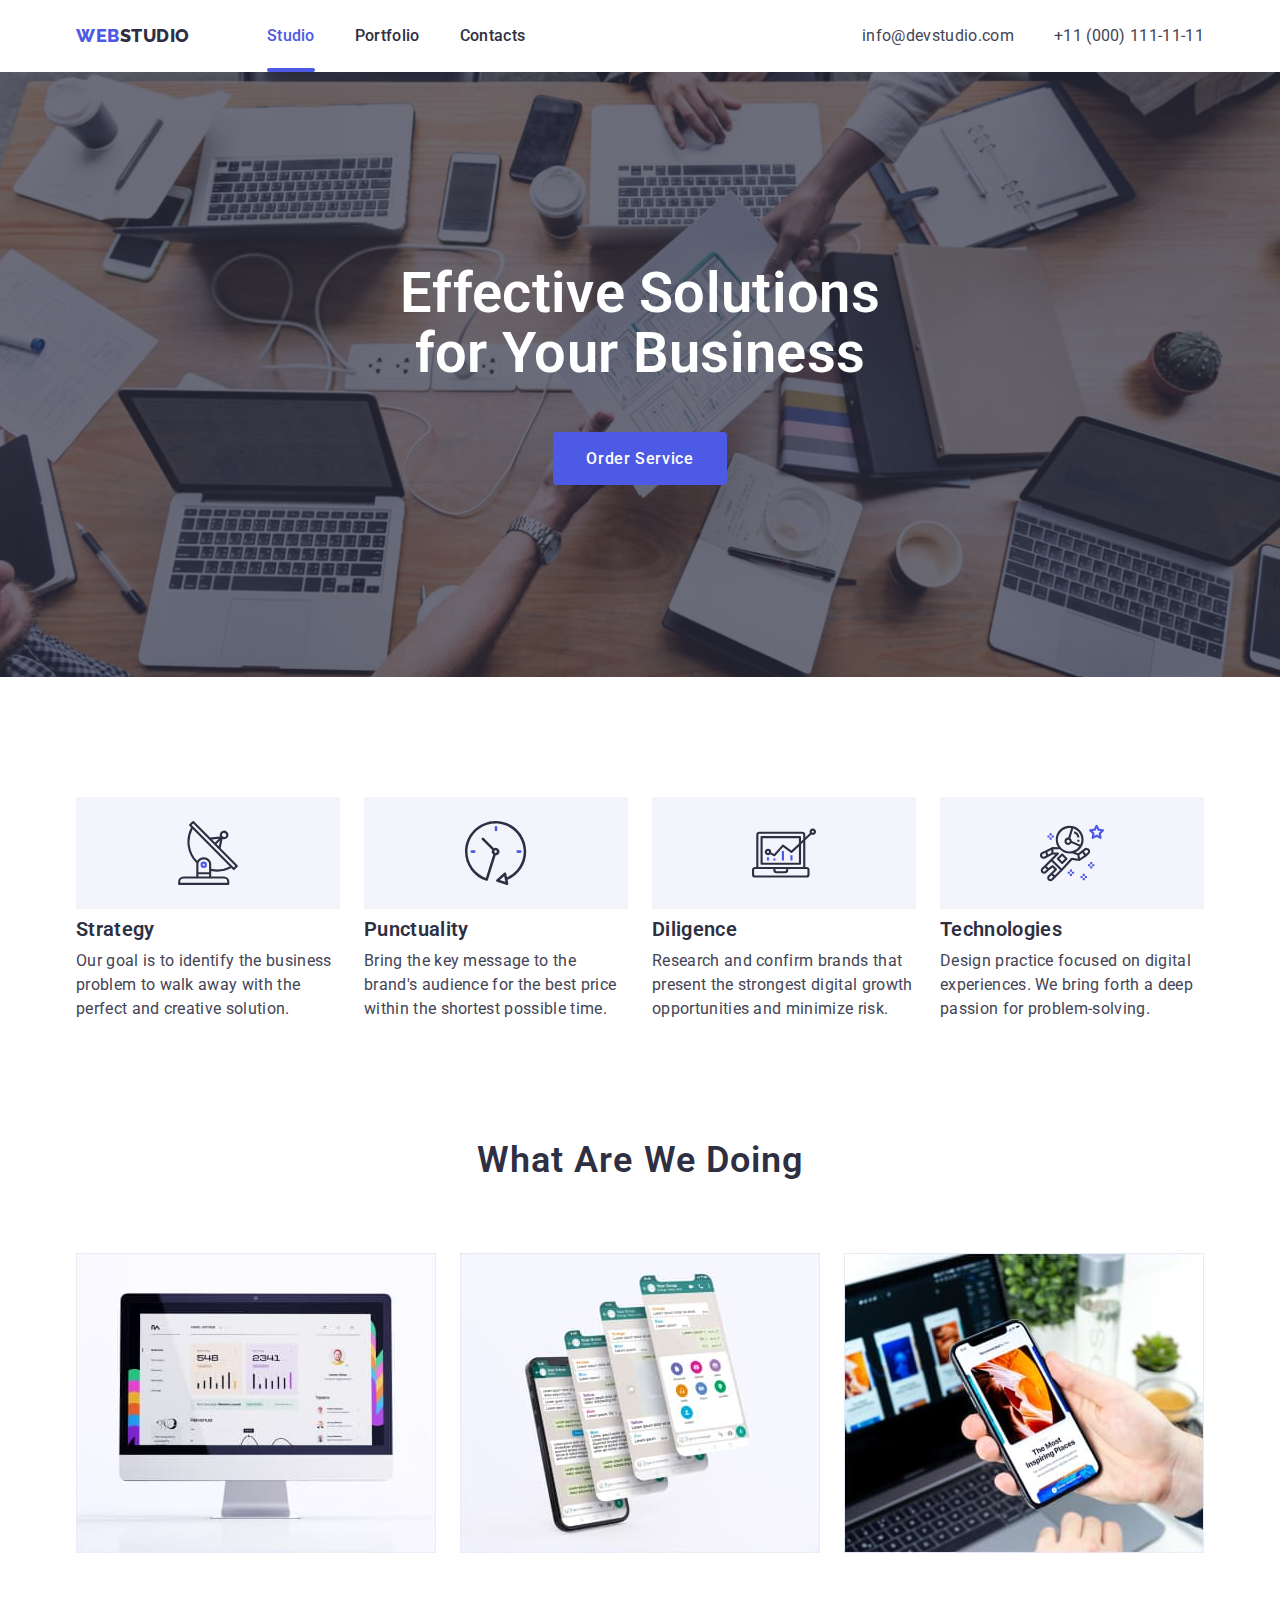
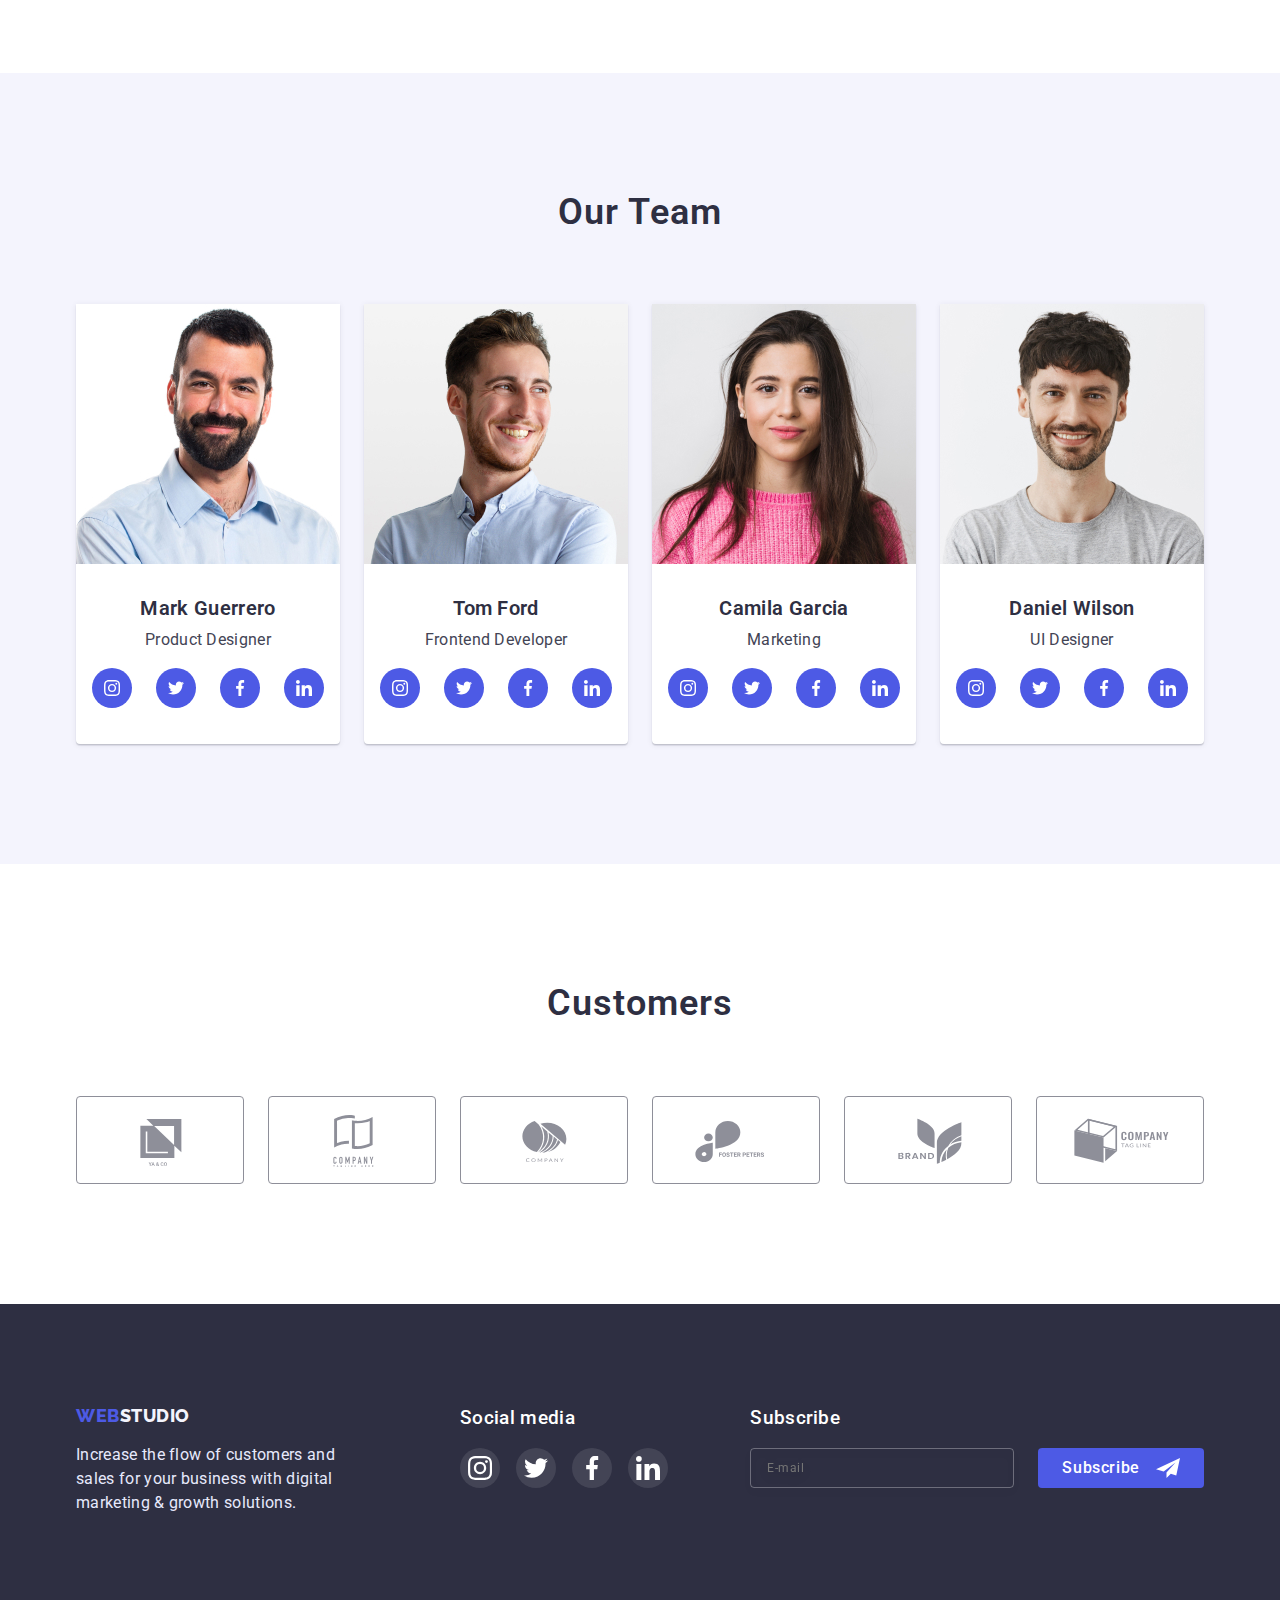
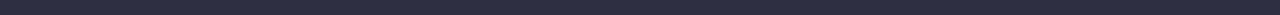
<file: index.html>
<!DOCTYPE html>
<html lang="en">
  <head>
    <meta charset="UTF-8" />
    <meta http-equiv="X-UA-Compatible" content="IE=edge" />
    <meta name="viewport" content="width=device-width, initial-scale=1.0" />
    <title>Web Studio</title>
    <link rel="preconnect" href="https://fonts.googleapis.com" />
    <link rel="preconnect" href="https://fonts.gstatic.com" crossorigin />
    <link href="https://fonts.googleapis.com/css2?family=Raleway:wght@800&family=Roboto:wght@400;500;700;900&display=swap" rel="stylesheet" />
    <link rel="stylesheet" href="https://cdnjs.cloudflare.com/ajax/libs/modern-normalize/1.1.0/modern-normalize.min.css" />
    <link rel="stylesheet" href="./css/styles.css" />
  </head>

  <body>
    <header>
      <div class="container header-nav">
        <nav class="main-nav">
          <a href="./index.html" class="logo"><span class="accent">Web</span>studio</a>

          <ul class="site-nav list">
            <li class="item"><a href="./index.html" class="link current">Studio</a></li>
            <li class="item"><a href="./portfolio.html" class="link">Portfolio</a></li>
            <li class="item"><a href="" class="link">Contacts</a></li>
          </ul>
        </nav>

        <ul class="contacts list">
          <li class="item"><a href="mailto:info@devstudio.com" class="link">info@devstudio.com</a></li>
          <li class="item"><a href="tel:+110001111111" class="link">+11 (000) 111-11-11</a></li>
        </ul>
      </div>
    </header>

    <main>
      <!-- Hero page -->
      <section class="hero">
        <h1 class="hero-title">
          Effective Solutions <br />
          for Your Business
        </h1>
        <button type="button" class="btn hero-btn" data-modal-open>Order Service</button>
      </section>

      <!-- Advantages -->
      <section class="section advantage">
        <div class="container">
          <h2 class="section-title visually-hidden">Advantages</h2>
          <ul class="advantage-list list">
            <li class="item">
              <div class="advantage-bg">
                <svg class="advantage-icon">
                  <use href="./images/icons.svg#antenna"></use>
                </svg>
              </div>
              <h3 class="item-title">Strategy</h3>
              <p>Our goal is to identify the business problem to walk away with the perfect and creative solution.</p>
            </li>
            <li class="item">
              <div class="advantage-bg">
                <svg class="advantage-icon">
                  <use href="./images/icons.svg#clock"></use>
                </svg>
              </div>
              <h3 class="item-title">Punctuality</h3>
              <p>Bring the key message to the brand's audience for the best price within the shortest possible time.</p>
            </li>
            <li class="item">
              <div class="advantage-bg">
                <svg class="advantage-icon">
                  <use href="./images/icons.svg#diagram"></use>
                </svg>
              </div>
              <h3 class="item-title">Diligence</h3>
              <p>Research and confirm brands that present the strongest digital growth opportunities and minimize risk.</p>
            </li>
            <li class="item">
              <div class="advantage-bg">
                <svg class="advantage-icon">
                  <use href="./images/icons.svg#astronaut"></use>
                </svg>
              </div>
              <h3 class="item-title">Technologies</h3>
              <p>Design practice focused on digital experiences. We bring forth a deep passion for problem-solving.</p>
            </li>
          </ul>
        </div>
      </section>

      <!-- What are we doing -->
      <section class="section service">
        <div class="container">
          <h2 class="section-title">What Are We Doing</h2>
          <ul class="service-list list">
            <li><img src="./images/computer.jpg" class="image" alt="Desktop app" width="360" height="300" /></li>
            <li><img src="./images/social-media.jpg" class="image" alt="Social media" width="360" height="300" /></li>
            <li><img src="./images/telephone.jpg" class="image" alt="Phone app" width="360" height="300" /></li>
          </ul>
        </div>
      </section>

      <!-- Our team -->
      <section class="section team">
        <div class="container">
          <h2 class="section-title">Our Team</h2>
          <ul class="team-list list">
            <li class="item">
              <img src="./images/mark-guerrero.jpg" class="image" alt="Mark Guerrero" width="264" height="260" />
              <div class="item-text">
                <h3 class="item-title">Mark Guerrero</h3>
                <p class="member-description">Product Designer</p>
                <ul class="team-soc-list list">
                  <li>
                    <a class="team-soc-link" href="">
                      <svg class="team-soc-icon">
                        <use use href="./images/icons.svg#instagram"></use>
                      </svg>
                    </a>
                  </li>
                  <li>
                    <a class="team-soc-link" href="">
                      <svg class="team-soc-icon">
                        <use use href="./images/icons.svg#twitter"></use>
                      </svg>
                    </a>
                  </li>
                  <li>
                    <a class="team-soc-link" href="">
                      <svg class="team-soc-icon">
                        <use use href="./images/icons.svg#facebook"></use>
                      </svg>
                    </a>
                  </li>
                  <li>
                    <a class="team-soc-link" href="">
                      <svg class="team-soc-icon">
                        <use use href="./images/icons.svg#linkedin"></use>
                      </svg>
                    </a>
                  </li>
                </ul>
              </div>
            </li>
            <li class="item">
              <img src="./images/tom-ford.jpg" class="image" alt="Tom Ford" width="264" height="260" />
              <div class="item-text">
                <h3 class="item-title">Tom Ford</h3>
                <p class="member-description">Frontend Developer</p>
                <ul class="team-soc-list list">
                  <li>
                    <a class="team-soc-link" href="">
                      <svg class="team-soc-icon">
                        <use use href="./images/icons.svg#instagram"></use>
                      </svg>
                    </a>
                  </li>
                  <li>
                    <a class="team-soc-link" href="">
                      <svg class="team-soc-icon">
                        <use use href="./images/icons.svg#twitter"></use>
                      </svg>
                    </a>
                  </li>
                  <li>
                    <a class="team-soc-link" href="">
                      <svg class="team-soc-icon">
                        <use use href="./images/icons.svg#facebook"></use>
                      </svg>
                    </a>
                  </li>
                  <li>
                    <a class="team-soc-link" href="">
                      <svg class="team-soc-icon">
                        <use use href="./images/icons.svg#linkedin"></use>
                      </svg>
                    </a>
                  </li>
                </ul>
              </div>
            </li>
            <li class="item">
              <img src="./images/camila-garcia.jpg" class="image" alt="Camila Garcia" width="264" height="260" />
              <div class="item-text">
                <h3 class="item-title">Camila Garcia</h3>
                <p class="member-description">Marketing</p>
                <ul class="team-soc-list list">
                  <li>
                    <a class="team-soc-link" href="">
                      <svg class="team-soc-icon">
                        <use use href="./images/icons.svg#instagram"></use>
                      </svg>
                    </a>
                  </li>
                  <li>
                    <a class="team-soc-link" href="">
                      <svg class="team-soc-icon">
                        <use use href="./images/icons.svg#twitter"></use>
                      </svg>
                    </a>
                  </li>
                  <li>
                    <a class="team-soc-link" href="">
                      <svg class="team-soc-icon">
                        <use use href="./images/icons.svg#facebook"></use>
                      </svg>
                    </a>
                  </li>
                  <li>
                    <a class="team-soc-link" href="">
                      <svg class="team-soc-icon">
                        <use use href="./images/icons.svg#linkedin"></use>
                      </svg>
                    </a>
                  </li>
                </ul>
              </div>
            </li>
            <li class="item">
              <img src="./images/daniel-wilson.jpg" class="image" alt="Daniel Wilson" width="264" height="260" />
              <div class="item-text">
                <h3 class="item-title">Daniel Wilson</h3>
                <p class="member-description">UI Designer</p>
                <ul class="team-soc-list list">
                  <li>
                    <a class="team-soc-link" href="">
                      <svg class="team-soc-icon">
                        <use use href="./images/icons.svg#instagram"></use>
                      </svg>
                    </a>
                  </li>
                  <li>
                    <a class="team-soc-link" href="">
                      <svg class="team-soc-icon">
                        <use use href="./images/icons.svg#twitter"></use>
                      </svg>
                    </a>
                  </li>
                  <li>
                    <a class="team-soc-link" href="">
                      <svg class="team-soc-icon">
                        <use use href="./images/icons.svg#facebook"></use>
                      </svg>
                    </a>
                  </li>
                  <li>
                    <a class="team-soc-link" href="">
                      <svg class="team-soc-icon">
                        <use use href="./images/icons.svg#linkedin"></use>
                      </svg>
                    </a>
                  </li>
                </ul>
              </div>
            </li>
          </ul>
        </div>
      </section>

      <!-- Customers -->
      <section class="section customers">
        <div class="container">
          <h2 class="section-title">Customers</h2>
          <ul class="customers-list list">
            <li class="item">
              <a class="customer-link" href="">
                <svg class="customer-icon">
                  <use href="./images/icons.svg#client-1"></use>
                </svg>
              </a>
            </li>
            <li class="item">
              <a class="customer-link" href="">
                <svg class="customer-icon">
                  <use href="./images/icons.svg#client-2"></use>
                </svg>
              </a>
            </li>
            <li class="item">
              <a class="customer-link" href="">
                <svg class="customer-icon">
                  <use href="./images/icons.svg#client-3"></use>
                </svg>
              </a>
            </li>
            <li class="item">
              <a class="customer-link" href="">
                <svg class="customer-icon">
                  <use href="./images/icons.svg#client-4"></use>
                </svg>
              </a>
            </li>
            <li class="item">
              <a class="customer-link" href="">
                <svg class="customer-icon">
                  <use href="./images/icons.svg#client-5"></use>
                </svg>
              </a>
            </li>
            <li class="item">
              <a class="customer-link" href="">
                <svg class="customer-icon">
                  <use href="./images/icons.svg#client-6"></use>
                </svg>
              </a>
            </li>
          </ul>
        </div>
      </section>

      <div class="backdrop is-hidden" data-modal>
        <div class="modal">
          <button type="button" class="cross-button" data-modal-close>
            <svg class="cross-icon">
              <use href="./images/icons.svg#cross"></use>
            </svg>
          </button>
          <h2 class="modal-title">Leave your contacts and we will call you back</h2>
          <form class="order-form" autocomplete="off">
            <label class="form-field">
              <svg class="form-icon">
                <use href="./images/icons.svg#person"></use>
              </svg>
              <span class="form-label">Name</span>
              <input type="text" name="name" class="form-input">
            </label>
            <label class="form-field">
              <svg class="form-icon">
                <use href="./images/icons.svg#phone"></use>
              </svg>
              <span class="form-label">Phone</span>
              <input type="tel" name="tel" class="form-input">
            </label>
            <label class="form-field">
              <svg class="form-icon">
                <use href="./images/icons.svg#email"></use>
              </svg>
              <span class="form-label">Email</span>
              <input type="mail" name="mail" class="form-input">
            </label>
            <label class="form-field textarea">
              <span class="form-label">Comment</span>
              <textarea name="comment" rows="5" placeholder="Text input" class="comment"></textarea>
            </label>
            <label class="form-checkbox">
              <input type="checkbox" name="policy" class="policy-checkbox">
              <span class="checkbox-tick"></span>
              <span class="policy-label">I accept the terms and conditions of the <a href="#" class="policy-link">Privacy Policy</a></span>
            </label>
            <button type="submit" class="btn hero-btn submit-btn">Send</button>
          </form>
        </div>
      </div>
    </main>

    <footer class="footer">
      <div class="container footer-content">
        <div class="footer-description">
          <a href="./index.html" class="logo"><span class="accent">Web</span>studio</a>
          <p class="text">Increase the flow of customers and sales for your business with digital marketing & growth solutions.</p>
        </div>
        <div>
          <h3 class="footer-title">Social media</h3>
          <ul class="footer-soc-list list">
            <li>
              <a class="footer-soc-link" href="">
                <svg class="footer-soc-icon">
                  <use use href="./images/icons.svg#instagram"></use>
                </svg>
              </a>
            </li>
            <li>
              <a class="footer-soc-link" href="">
                <svg class="footer-soc-icon">
                  <use use href="./images/icons.svg#twitter"></use>
                </svg>
              </a>
            </li>
            <li>
              <a class="footer-soc-link" href="">
                <svg class="footer-soc-icon">
                  <use use href="./images/icons.svg#facebook"></use>
                </svg>
              </a>
            </li>
            <li>
              <a class="footer-soc-link" href="">
                <svg class="footer-soc-icon">
                  <use use href="./images/icons.svg#linkedin"></use>
                </svg>
              </a>
            </li>
          </ul>
        </div>
        <div class="footer-subscribe">
          <h3 class="footer-title">Subscribe</h3>
          <form class="subscribe-form">
            <input type="email" name="email" class="subscribe-input" placeholder="E-mail">
            <button type="submit" class="subscribe-btn">
              Subscribe
              <svg class="subscribe-icon">
                <use href="./images/icons.svg#subscribe"></use>
              </svg>
            </button>
          </form>
        </div>
      </div>
    </footer>
    <script src="./js/modal.js"></script>
  </body>
</html>
</file>
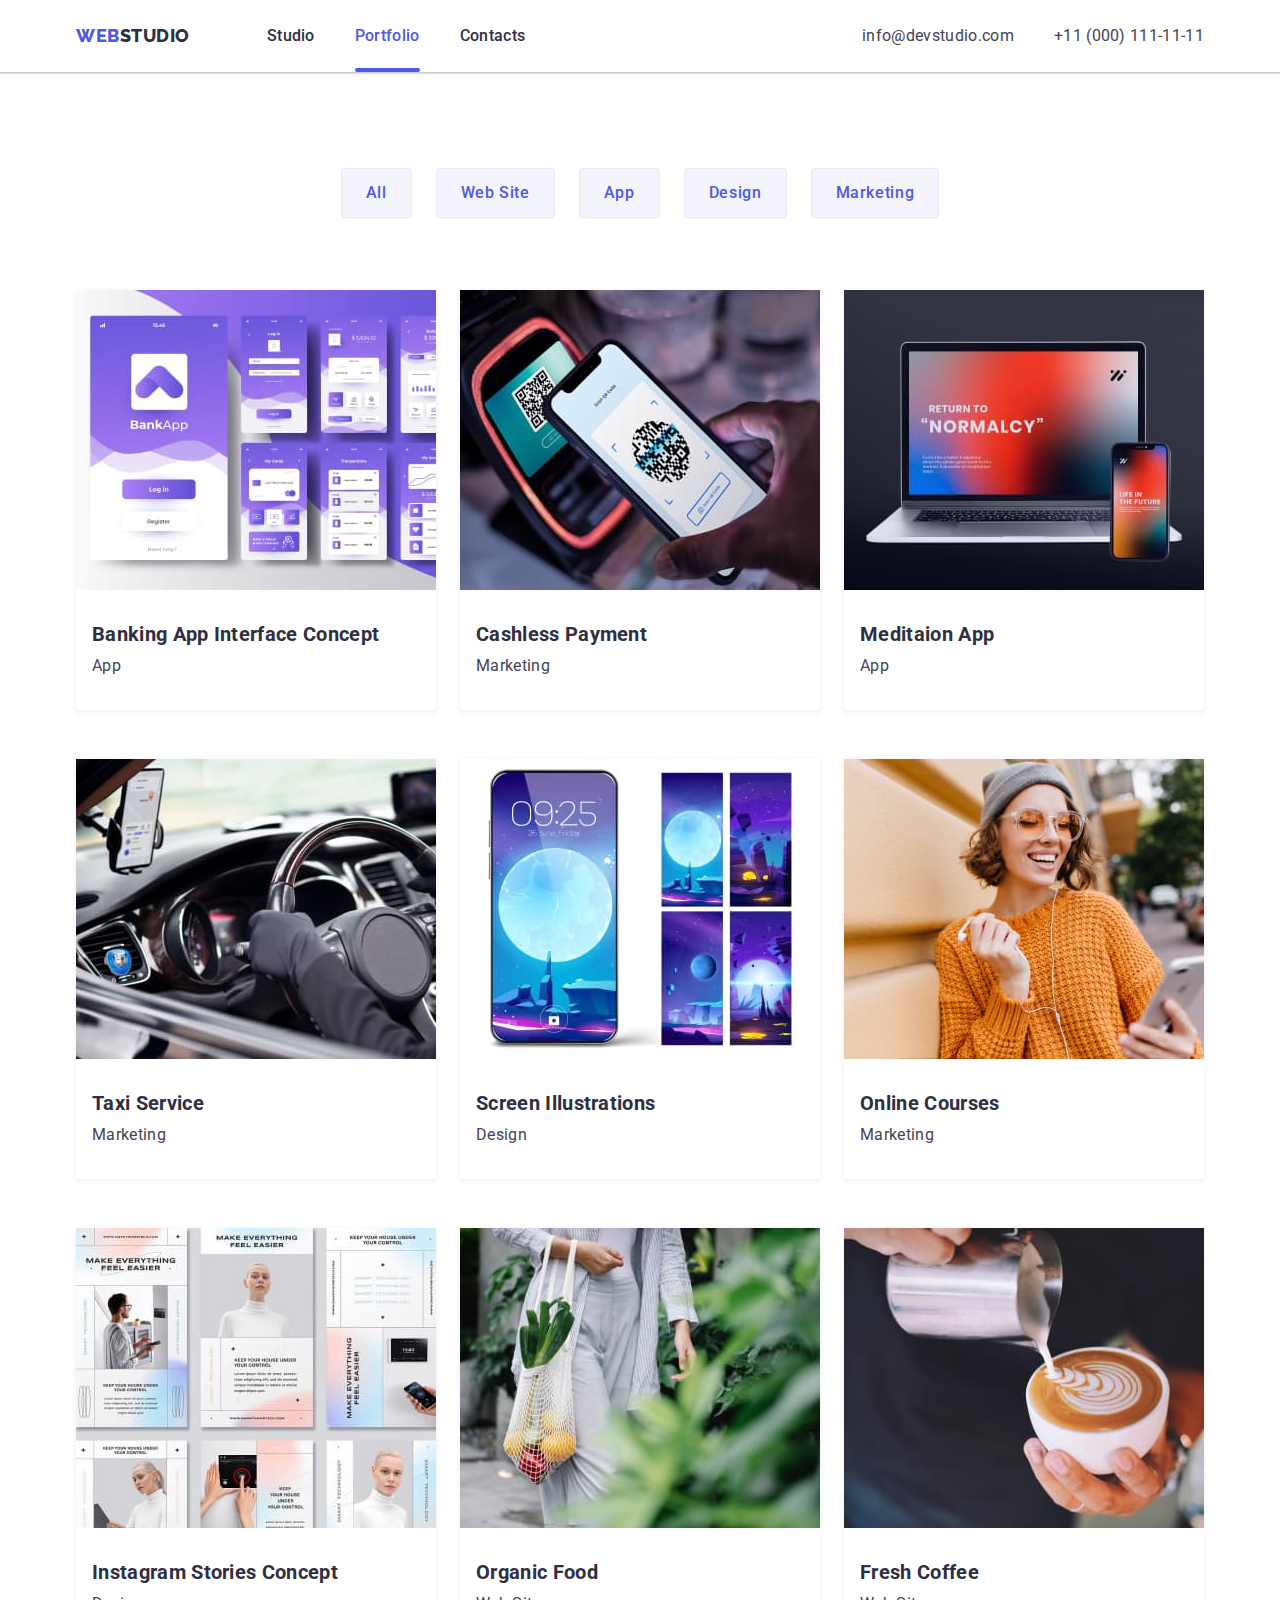
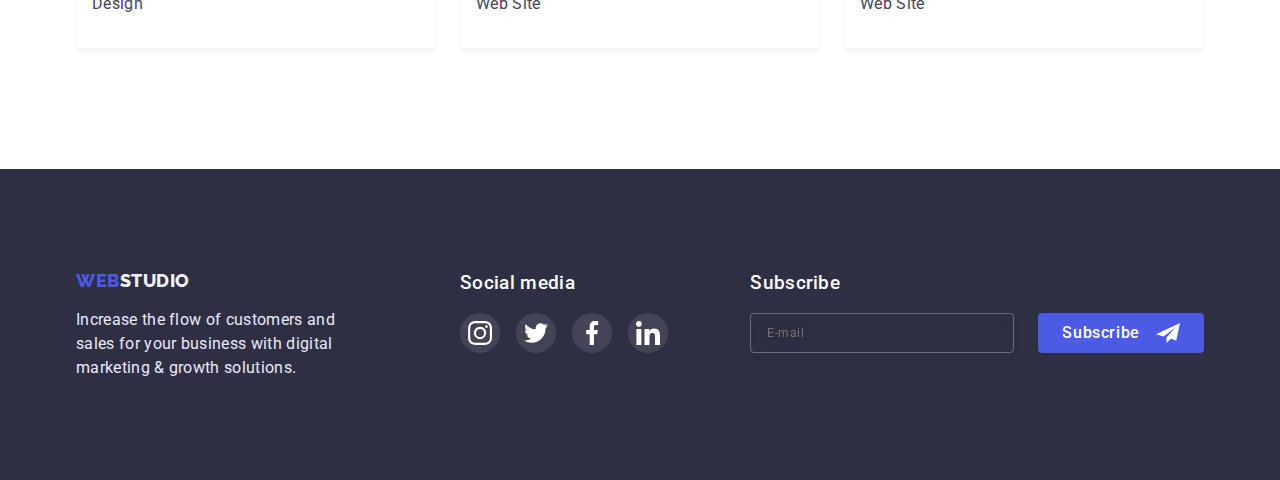
<file: portfolio.html>
<!DOCTYPE html>
<html lang="en">
  <head>
    <meta charset="UTF-8" />
    <meta http-equiv="X-UA-Compatible" content="IE=edge" />
    <meta name="viewport" content="width=device-width, initial-scale=1.0" />
    <title>Web Studio</title>
    <link rel="preconnect" href="https://fonts.googleapis.com" />
    <link rel="preconnect" href="https://fonts.gstatic.com" crossorigin />
    <link href="https://fonts.googleapis.com/css2?family=Raleway:wght@800&family=Roboto:wght@400;500;700;900&display=swap" rel="stylesheet" />
    <link rel="stylesheet" href="https://cdnjs.cloudflare.com/ajax/libs/modern-normalize/1.1.0/modern-normalize.min.css" />
    <link rel="stylesheet" href="./css/styles.css" />
  </head>

  <body>
    <header>
      <div class="container header-nav">
        <nav class="main-nav">
          <a href="./index.html" class="logo"><span class="accent">Web</span>studio</a>

          <ul class="site-nav list">
            <li class="item"><a href="./index.html" class="link">Studio</a></li>
            <li class="item"><a href="./portfolio.html" class="link current">Portfolio</a></li>
            <li class="item"><a href="" class="link">Contacts</a></li>
          </ul>
        </nav>

        <ul class="contacts list">
          <li class="item"><a href="mailto:info@devstudio.com" class="link">info@devstudio.com</a></li>
          <li class="item"><a href="tel:+110001111111" class="link">+11 (000) 111-11-11</a></li>
        </ul>
      </div>
    </header>


    <main>
      <section class="section portfolio">
        <div class="container">
          <h1 class="title visually-hidden">Gallery</h1>
          <ul class="filter-list list">
            <li><button type="button" class="btn filter">All</button></li>
            <li><button type="button" class="btn filter">Web Site</button></li>
            <li><button type="button" class="btn filter">App</button></li>
            <li><button type="button" class="btn filter">Design</button></li>
            <li><button type="button" class="btn filter">Marketing</button></li>
          </ul>

          <ul class="gallery-list list">
            <li class="item">
              <a href="" class="link">
                <div class="item-thumb">
                  <img src="./images/gallery-1.jpg" class="image" alt="Gallery 1" width="360" height="300" />
                  <div class="overlay">
                    <p class="overlay-text">14 Stylish and User-Friendly App Design Concepts · Task Manager App · Calorie Tracker App · Exotic Fruit Ecommerce App · Cloud Storage App</p>
                  </div>
                </div>
                <div class="item-text">
                  <h2 class="title">Banking App Interface Concept</h2>
                  <p class="description">App</p>
                </div>
              </a>
            </li>
            <li class="item">
              <a href="" class="link">
                <div class="item-thumb">
                  <img src="./images/gallery-2.jpg" class="image" alt="Gallery 2" width="360" height="300" />
                  <div class="overlay">
                    <p class="overlay-text">14 Stylish and User-Friendly App Design Concepts · Task Manager App · Calorie Tracker App · Exotic Fruit Ecommerce App · Cloud Storage App</p>
                  </div>
                </div>
                <div class="item-text">
                  <h2 class="title">Cashless Payment</h2>
                  <p class="description">Marketing</p>
                </div>
              </a>
            </li>
            <li class="item">
              <a href="" class="link">
                <div class="item-thumb">
                  <img src="./images/gallery-3.jpg" class="image" alt="Gallery 3" width="360" height="300" />
                  <div class="overlay">
                    <p class="overlay-text">14 Stylish and User-Friendly App Design Concepts · Task Manager App · Calorie Tracker App · Exotic Fruit Ecommerce App · Cloud Storage App</p>
                  </div>
                </div>
                <div class="item-text">
                  <h2 class="title">Meditaion App</h2>
                  <p class="description">App</p>
                </div>
              </a>
            </li>
            <li class="item">
              <a href="" class="link">
                <div class="item-thumb">
                  <img src="./images/gallery-4.jpg" class="image" alt="Gallery 4" width="360" height="300" />
                  <div class="overlay">
                    <p class="overlay-text">14 Stylish and User-Friendly App Design Concepts · Task Manager App · Calorie Tracker App · Exotic Fruit Ecommerce App · Cloud Storage App</p>
                  </div>
                </div>
                <div class="item-text">
                  <h2 class="title">Taxi Service</h2>
                  <p class="description">Marketing</p>
                </div>
              </a>
            </li>
            <li class="item">
              <a href="" class="link">
                <div class="item-thumb">
                  <img src="./images/gallery-5.jpg" class="image" alt="Gallery 5" width="360" height="300" />
                  <div class="overlay">
                    <p class="overlay-text">14 Stylish and User-Friendly App Design Concepts · Task Manager App · Calorie Tracker App · Exotic Fruit Ecommerce App · Cloud Storage App</p>
                  </div>
                </div>
                <div class="item-text">
                  <h2 class="title">Screen Illustrations</h2>
                  <p class="description">Design</p>
                </div>
              </a>
            </li>
            <li class="item">
              <a href="" class="link">
                <div class="item-thumb">
                  <img src="./images/gallery-6.jpg" class="image" alt="Gallery 6" width="360" height="300" />
                  <div class="overlay">
                    <p class="overlay-text">14 Stylish and User-Friendly App Design Concepts · Task Manager App · Calorie Tracker App · Exotic Fruit Ecommerce App · Cloud Storage App</p>
                  </div>
                </div>
                <div class="item-text">
                  <h2 class="title">Online Courses</h2>
                  <p class="description">Marketing</p>
                </div>
              </a>
            </li>
            <li class="item">
              <a href="" class="link">
                <div class="item-thumb">
                  <img src="./images/gallery-7.jpg" class="image" alt="Gallery 7" width="360" height="300" />
                  <div class="overlay">
                    <p class="overlay-text">14 Stylish and User-Friendly App Design Concepts · Task Manager App · Calorie Tracker App · Exotic Fruit Ecommerce App · Cloud Storage App</p>
                  </div>
                </div>
                <div class="item-text">
                  <h2 class="title">Instagram Stories Concept</h2>
                  <p class="description">Design</p>
                </div>
              </a>
            </li>
            <li class="item">
              <a href="" class="link">
                <div class="item-thumb">
                  <img src="./images/gallery-8.jpg" class="image" alt="Gallery 8" width="360" height="300" />
                  <div class="overlay">
                    <p class="overlay-text">14 Stylish and User-Friendly App Design Concepts · Task Manager App · Calorie Tracker App · Exotic Fruit Ecommerce App · Cloud Storage App</p>
                  </div>
                </div>
                <div class="item-text">
                  <h2 class="title">Organic Food</h2>
                  <p class="description">Web Site</p>
                </div>
              </a>
            </li>
            <li class="item">
              <a href="" class="link">
                <div class="item-thumb">
                  <img src="./images/gallery-9.jpg" class="image" alt="Gallery 9" width="360" height="300" />
                  <div class="overlay">
                    <p class="overlay-text">14 Stylish and User-Friendly App Design Concepts · Task Manager App · Calorie Tracker App · Exotic Fruit Ecommerce App · Cloud Storage App</p>
                  </div>
                </div>
                <div class="item-text">
                  <h2 class="title">Fresh Coffee</h2>
                  <p class="description">Web Site</p>
                </div>
              </a>
            </li>
          </ul>
        </div>
      </section>
    </main>

    <footer class="footer">
      <div class="container footer-content">
        <div class="footer-description">
          <a href="./index.html" class="logo"><span class="accent">Web</span>studio</a>
          <p class="text">Increase the flow of customers and sales for your business with digital marketing & growth solutions.</p>
        </div>
        <div>
          <h3 class="footer-title">Social media</h3>
          <ul class="footer-soc-list list">
            <li>
              <a class="footer-soc-link" href="">
                <svg class="footer-soc-icon">
                  <use use href="./images/icons.svg#instagram"></use>
                </svg>
              </a>
            </li>
            <li>
              <a class="footer-soc-link" href="">
                <svg class="footer-soc-icon">
                  <use use href="./images/icons.svg#twitter"></use>
                </svg>
              </a>
            </li>
            <li>
              <a class="footer-soc-link" href="">
                <svg class="footer-soc-icon">
                  <use use href="./images/icons.svg#facebook"></use>
                </svg>
              </a>
            </li>
            <li>
              <a class="footer-soc-link" href="">
                <svg class="footer-soc-icon">
                  <use use href="./images/icons.svg#linkedin"></use>
                </svg>
              </a>
            </li>
          </ul>
        </div>
        <div class="footer-subscribe">
          <h3 class="footer-title">Subscribe</h3>
          <form class="subscribe-form">
            <input type="email" name="email" class="subscribe-input" placeholder="E-mail">
            <button type="submit" class="subscribe-btn">
              Subscribe
              <svg class="subscribe-icon">
                <use href="./images/icons.svg#subscribe"></use>
              </svg>
            </button>
          </form>
        </div>
      </div>
    </footer>
  </body>
</html>
</file>
<file: css/styles.css>
:root {
    --primary-text-color: #434455;
    --title-text-color:#2E2F42;
    --accent-color: #4D5AE5;
    --light-color: #FFFFFF;
    --footer-logo-color: #F4F4FD;
    --footer-text-color: #E7E9FC;
    --customer-color: #8E8F99;
    --customer-hover-color: #404BBF;
    --footer-icon-hover: #31D0AA;
    --light-slate: #8E8F99;
    --transition-cubic: cubic-bezier(0.4, 0, 0.2, 1);
}

body {
    font-family: Roboto, sans-serif;
    font-size: 16px;
    line-height: 1.5;
    letter-spacing: 0.02em;
    background-color: var(--light-color);
    color: var(--primary-text-color);    
}

.visually-hidden {
    position: absolute;
    width: 1px;
    height: 1px;
    margin: -1px;
    border: 0;
    padding: 0;

    white-space: nowrap;
    clip-path: inset(100%);
    clip: rect(0 0 0 0);
    overflow: hidden;
}

.container {
    margin: 0 auto;
    width: 1152px;
    padding-left: 12px;
    padding-right: 12px;
    /* outline: 2px solid tomato; */
}

.image {
    display: block;
    max-width: 100%;
    height: auto;
}

.list {
    list-style: none;
    padding: 0;
    margin: 0;
}

.list p {
    margin-top: 0;
    margin-bottom: 0;
}

.link {
    text-decoration: none;
}

header {
    border-bottom: transparent;
    box-shadow: 0px 2px 1px rgba(46, 47, 66, 0.08), 0px 1px 1px rgba(46, 47, 66, 0.16), 0px 1px 6px rgba(46, 47, 66, 0.08);
}

/* Logo */

.accent {
    color: var(--accent-color);
}

.logo {
    font-family: Raleway, sans-serif;
    font-weight: 800;
    font-size: 18px;
    line-height: 1.3;
    text-transform: uppercase;
    letter-spacing: 0.03em;
    text-decoration: none;
    color: var(--title-text-color);
}

/* Header navigation */

.header-nav {
    display: flex;
    align-items: center;
}

/* Main navigation */

.main-nav {
    display: flex;
    align-items: center;
}

/* Site navigation */

.site-nav {
    display: flex;
    margin-left: 77px;
}

.site-nav .link {
    display: block;
    padding-top: 24px;
    padding-bottom: 24px;

    font-weight: 500;
    color: var(--title-text-color);

    transition: color 250ms var(--transition-cubic);
}

.site-nav .item +.item {
    margin-left: 40px;
}

.site-nav .link:hover,
.site-nav .link:focus {
    color: var(--accent-color);
}

.site-nav .link:active {
    color: var(--customer-hover-color);
}

.site-nav .link.current {
    position: relative;

    color: var(--accent-color);
}

.site-nav .link.current::after {
    content: '';

    position: absolute;
    bottom: 0;
    left: 0;

    display: block;
    width: 100%;
    height: 4px;
    border-radius: 2px;
    background-color: var(--accent-color);
}

/* Contacts */

.contacts {
    display: flex;
    margin-left: auto;
}

.contacts .link {
    display: block;
    padding-top: 24px;
    padding-bottom: 24px;

    font-style: normal;
    color: var(--primary-text-color);

    transition: color 250ms var(--transition-cubic);
}

.contacts .link:hover,
.contacts .link:focus {
    color: var(--accent-color);
}

.contacts .link:active {
    color: var(--customer-hover-color);
}

.contacts .item + .item {
    margin-left: 40px;
}

/* Hero */

.hero {
    padding-top: 192px;
    padding-bottom: 192px;
    text-align: center;

    background-image: linear-gradient(rgba(46, 47, 66, .7), rgba(46, 47, 66, .7)), url(../images/hero-img.jpg);
    background-repeat: no-repeat;
    background-position: center;
    background-size: cover;
}

/* Hero title */

.hero-title {
    margin-top: 0;
    margin-bottom: 48px;

    font-weight: 600;
    font-size: 56px;
    line-height: 1.07;
    color: var(--light-color);
}

/* Button */

.btn {
    font-size: 16px;
    font-weight: 500;
    letter-spacing: 0.04em;

    cursor: pointer;
    border: 1px solid transparent;
    border-radius: 4px;
}

.hero-btn {
    padding: 16px 32px;

    line-height: 1.2;
    color: var(--light-color);
    background-color: var(--accent-color);
    transition: box-shadow 250ms var(--transition-cubic);
}

.hero-btn:hover,
.hero-btn:focus {
    box-shadow: 0px 4px 4px rgba(0, 0, 0, 0.15);
}

.hero-btn:active {
    background-color: var(--customer-hover-color);
}

/* Section title */

.section {
    padding-top: 120px;
    padding-bottom: 120px;
}

.section-title {
    margin-top: 0;
    margin-bottom: 0;

    font-weight: 600;
    font-size: 36px;
    line-height: 1.1;
    text-align: center;
    text-transform: capitalize;
    color: var(--title-text-color);
    letter-spacing: 0.03em;
}

/* What are we doing */

.service .section-title {
    margin-bottom: 72px;
}

.service-list {
    display: flex;
    column-gap: 24px;
}

/* Advantages */

.advantage {
    padding-bottom: 0px;
}

.advantage-list {
    display: flex;
}

.advantage-list .item {
    width: 264px;
}

.advantage-list .item + .item {
    margin-left: 24px;
}

.advantage-bg {
    display: flex;
    margin-bottom: 8px;
    width: 100%;
    height: 112px;
    justify-content: center;
    align-items: center;

    background-color: var(--footer-logo-color);
}

.advantage-icon {
    width: 64px;
    height: 64px;
}

/* Team */

.section.team {
    background-color: var(--footer-logo-color);
}

.team .section-title {
    margin-bottom: 72px;
}

.team-list {
    display: flex;
    column-gap: 24px;
}

.team-list .item {
    width: 264px;

    background-color: var(--light-color);
    box-shadow: 0px 1px 6px rgba(46, 47, 66, 0.08), 0px 1px 1px rgba(46, 47, 66, 0.16), 0px 2px 1px rgba(46, 47, 66, 0.08);
    border-radius: 0px 0px 4px 4px;
}

.team-list .item-text {
    padding: 32px 16px;
    text-align: center;
}

.item-title {
    margin-top: 0;
    margin-bottom: 8px;
    font-weight: 600;
    font-size: 20px;
    line-height: 1.2;
    color: var(--title-text-color);
}

.item-text .member-description {
    margin-bottom: 12px;
}

.team-soc-list {
    display: flex;
    padding-top: 4px;
    padding-bottom: 4px;
    gap: 24px;
}

.team-soc-link {
    display: flex;
    width: 40px;
    height: 40px;
    justify-content: center;
    align-items: center;

    color: var(--light-color);
    background-color: var(--accent-color);
    border-radius: 50%;

    transition: background-color 250ms var(--transition-cubic);
}

.team-soc-link:hover {
    background-color: var(--customer-hover-color);
}

.team-soc-icon {
    width: 16px;
    height: 16px;
    fill: currentColor;
}

/* Customers */

.customers .section-title {
    margin-bottom: 72px;
}

.customers-list {
    display: flex;
    gap: 24px;
}

.customer-link {
    display: flex;
    width: 168px;
    height: 88px;
    justify-content: center;
    align-items: center;

    border: 1px solid var(--customer-color);
    border-radius: 4px;
    color: var(--customer-color);

    transition: border-color 250ms var(--transition-cubic), color 250ms var(--transition-cubic);
}

.customer-link:hover,
.customer-link:focus {
    border-color: var(--customer-hover-color);
    color: var(--customer-hover-color);
}

.customer-icon {
    width: 104px;
    height: 56px;
    fill: currentColor;
}

/* Backdrop */

.backdrop {
    position: fixed;
    top: 0;
    left: 0;

    width: 100%;
    height: 100%;

    opacity: 1;
    background-color: rgba(46, 47, 66, 0.4);

    transition: opacity 250ms var(--transition-cubic), background-color 250ms var(--transition-cubic);
}

.modal {
    position: absolute;
    top: 50%;
    left: 50%;
    transform: translate(-50%, -50%);

    width: 408px;
    padding: 24px;

    font-size: 12px;

    background-color: #FCFCFC;
}

.backdrop.is-hidden {
    opacity: 0;
    pointer-events: none;
}

.cross-button {
    margin-left: auto;
    margin-bottom: 24px;
    display: flex;
    width: 24px;
    height: 24px;
    align-items: center;
    justify-content: center;

    cursor: pointer;
    background-color: var(--footer-text-color);
    border: 1px solid rgba(0, 0, 0, 0.1);
    border-radius: 50%;
}

.cross-button:active {
    background-color: var(--customer-hover-color);
    fill: var(--light-color);
    border-color: transparent;
}

.cross-icon {
    width: 8px;
    height: 8px;
}

.modal-title {
    margin-bottom: 16px;

    font-size: 16px;
    text-align: center;
}

.order-form {
    color: var(--light-slate);
}

.form-field {
    position: relative;
    display: flex;
    flex-direction: column;
    margin-bottom: 8px;
}

.form-icon {
    position: absolute;
    bottom: 8px;
    left: 16px;
    width: 18px;
    height: 24px;

    fill: var(--title-text-color);
    transition: fill 250ms var(--transition-cubic);
}

.form-label {
    margin-bottom: 4px;

    line-height: 1.17;
    letter-spacing: 0.01em;
}

.form-input {
    padding-left: 38px;
    height: 40px;

    border: 1px solid rgba(33, 33, 33, 0.2);
    border-radius: 4px;
    background-color: transparent;

    transition: outline 250ms var(--transition-cubic), border-color 250ms var(--transition-cubic);
}

.form-field:focus-within .form-input,
.form-field:focus-within .form-icon,
.form-field:focus-within .comment {
    outline: transparent;
    border-color: var(--accent-color);
    fill: var(--accent-color);
}

.textarea {
    margin-bottom: 16px;
}

.comment {
    padding: 8px 16px;
    height: 120px;
    resize: none;

    border: 1px solid rgba(33, 33, 33, 0.2);
    border-radius: 4px;
    background-color: transparent;

    transition: outline 250ms var(--transition-cubic), border-color 250ms var(--transition-cubic);
}

.comment::placeholder {
    color: rgba(117, 117, 117, 0.5);
}

.form-checkbox {
    display: flex;
    align-items: center;
    margin-bottom: 24px;
}

.policy-checkbox {
    position: absolute;
    appearance: none;
}

.checkbox-tick {
    display: inline-block;
    margin-right: 8px;
    width: 16px;
    height: 16px;
    border: 1.25px solid var(--title-text-color);
    border-radius: 2px;
}

.policy-checkbox:checked + .checkbox-tick {
    background-color: var(--accent-color);
    border-color: transparent;
    background-origin: border-box;
    background-size: contain;
    background-image: url(../images/tick.svg);
}

.policy-label {
    letter-spacing: 0.04em;
    color: #757575;
}

.policy-link {
    color: var(--accent-color);
}

.submit-btn {
    display: block;
    margin-left: auto;
    margin-right: auto;
    padding-left: 65px;
    padding-right: 65px;
}

/* Portfolio */

.section.portfolio {
    padding-top: 96px;
}

.filter-list {
    display: flex;
    align-items: center;
    justify-content: center;
    column-gap: 24px;
}

.btn.filter {
    padding: 12px 24px;

    line-height: 1.5;
    color: var(--accent-color);
    background-color: var(--footer-logo-color);
    border: 1px solid var(--footer-text-color);

    transition: color 250ms var(--transition-cubic), background-color 250ms var(--transition-cubic), box-shadow 250ms var(--transition-cubic), border 250ms var(--transition-cubic);
}

.btn.filter:hover,
.btn.filter:focus {
    color: var(--light-color);
    background-color: var(--accent-color);
    box-shadow: 0px 3px 1px rgba(0, 0, 0, 0.1), 0px 2px 1px rgba(0, 0, 0, 0.08), 0px 2px 2px rgba(0, 0, 0, 0.12);
    border: 1px solid transparent;
}

.gallery-list {
    display: flex;
    flex-wrap: wrap;
    margin-top: 72px;
    column-gap: 24px;
    row-gap: 48px;
}

.gallery-list .item {
    position: relative;

    width: 360px;
    
    border-bottom: 0.5px solid var(--footer-logo-color);
    box-shadow: 0px 1px 6px rgba(46, 47, 66, 0.08);

    transition: box-shadow 250ms var(--transition-cubic);
}

.gallery-list .item:hover,
.gallery-list .item:focus {
    box-shadow: 0px 1px 6px rgba(46, 47, 66, 0.08), 0px 1px 1px rgba(46, 47, 66, 0.16), 0px 2px 1px rgba(46, 47, 66, 0.08);
}

.gallery-list .item-thumb {
    position: relative;

    overflow: hidden;
}

.overlay {
    position: absolute;
    top: 0;
    left: 0;

    display: block;
    width: 100%;
    height: 100%;

    background-color: var(--accent-color);
    opacity: 0;

    transform: translateY(100%);
    transition: transform 250ms var(--transition-cubic), opacity 250ms var(--transition-cubic);
}

.gallery-list .item:hover .overlay {
    opacity: 1;
    transform: translateY(0);
}

.overlay-text {
    padding-top: 40px;
    padding-left: 32px;
    padding-right: 32px;

    color: var(--light-color);
}

.gallery-list .item-text {
    padding-top: 32px;
    padding-bottom: 32px;
    padding-left: 16px;
}

.gallery-list .description {
    color: var(--primary-text-color);
}

.gallery-list .title {
    margin-top: 0;
    margin-bottom: 8px;
    
    font-weight: 700;
    font-size: 20px;
    line-height: 1.2;
    color: var(--title-text-color);
}

/* Footer */

.footer {
    background-color: var(--title-text-color);
    padding-top: 100px;
    padding-bottom: 100px;
}

.footer-content {
    display: flex;
}

.footer-description {
    margin-right: 120px;
}

.footer .logo {
    display: inline-block;
    margin-bottom: 16px;

    color: var(--footer-logo-color);
}

.footer .text {
    width: 264px;
    margin-top: 0;
    margin-bottom: 0;

    color: var(--footer-text-color);
}

.footer-title {
    margin-top: 0;
    margin-bottom: 16px;
    font-weight: 500;
    
    color: var(--light-color);
}

.footer-soc-list {
    display: flex;
    gap: 16px;
}

.footer-soc-link {
    display: flex;
    width: 40px;
    height: 40px;
    justify-content: center;
    align-items: center;

    color: var(--light-color);
    background-color: rgba(255, 255, 255, 0.1);
    border-radius: 50%;

    transition: background-color 250ms var(--transition-cubic), color 250ms var(--transition-cubic);
}

.footer-soc-link:hover,
.footer-soc-link:focus {
    background-color: var(--footer-icon-hover);
    color: var(--light-color);
}

.footer-soc-icon {
    width: 24px;
    height: 24px;
    fill: currentColor;
}

.footer-subscribe {
    margin-left: auto;
}

.subscribe-form {
    display: flex;
    justify-content: flex-start;
    gap: 24px;
}

.subscribe-input {
    width: 264px;
    height: 40px;
    padding: 8px 16px;

    background-color: transparent;
    border: 1px solid rgba(255, 255, 255, 0.3);
    filter: drop-shadow(0px 4px 4px rgba(0, 0, 0, 0.15));
    border-radius: 4px;

    font-size: 12px;
    line-height: 2;
    letter-spacing: 0.04em;

    color: rgba(255, 255, 255, 0.6);
}

.subscribe-input:focus {
    border-color: var(--accent-color);
    outline: transparent;
}

.subscribe-btn {
    display: flex;
    justify-content: center;
    padding: 8px 24px;

    font-weight: 500;
    font-size: 16px;
    line-height: 1.5;
    letter-spacing: 0.04em;

    border: none;
    border-radius: 4px;
    background-color: var(--accent-color);
    color: var(--light-color);

    transition: box-shadow 250ms var(--transition-cubic);
}

.subscribe-icon {
    margin-left: 16px;
    width: 24px;
    height: 24px;
    fill: var(--light-color);
}

.subscribe-btn:hover,
.subscribe-btn:focus {
    box-shadow: 0px 4px 4px rgba(0, 0, 0, 0.15);
}

.subscribe-btn:active {
    background-color: var(--customer-hover-color);
}
</file>
